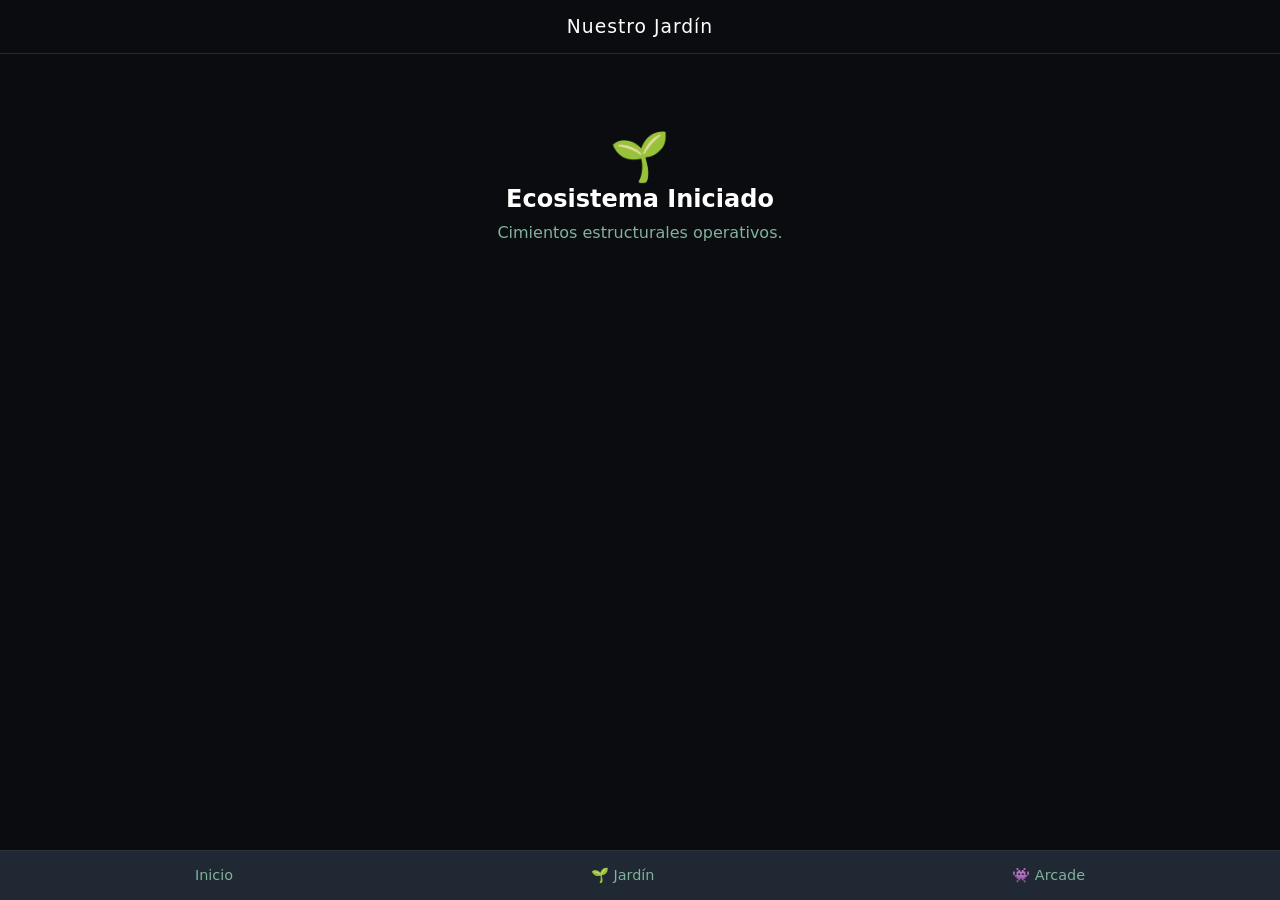
<file: index.html>
<!DOCTYPE html>
<html lang="es">
<head>
    <meta charset="UTF-8">
    <meta name="viewport" content="width=device-width, initial-scale=1.0, user-scalable=no, viewport-fit=cover">
    <meta name="theme-color" content="#0B0C10">
    <title>Nuestro Jardín</title>
    
    <link rel="manifest" href="./manifest.json">
    
    <!-- Estilos Base (Rutas Relativas) -->
    <link rel="stylesheet" href="./src/styles/variables.css">
    <link rel="stylesheet" href="./src/styles/global.css">
    <link rel="stylesheet" href="./src/styles/components.css">
    
    <!-- Módulo Principal (Ruta Relativa) -->
    <script type="module" src="./src/app.js"></script>
</head>
<body>
    <div id="app-shell">
        <app-header></app-header>
        
        <main id="app-root">
    <h2 style="color: white; text-align: center; margin-top: 50px;">Buscando luz...</h2>
</main>
        
        <bottom-nav></bottom-nav>
    </div>
</body>
</html>
</file>
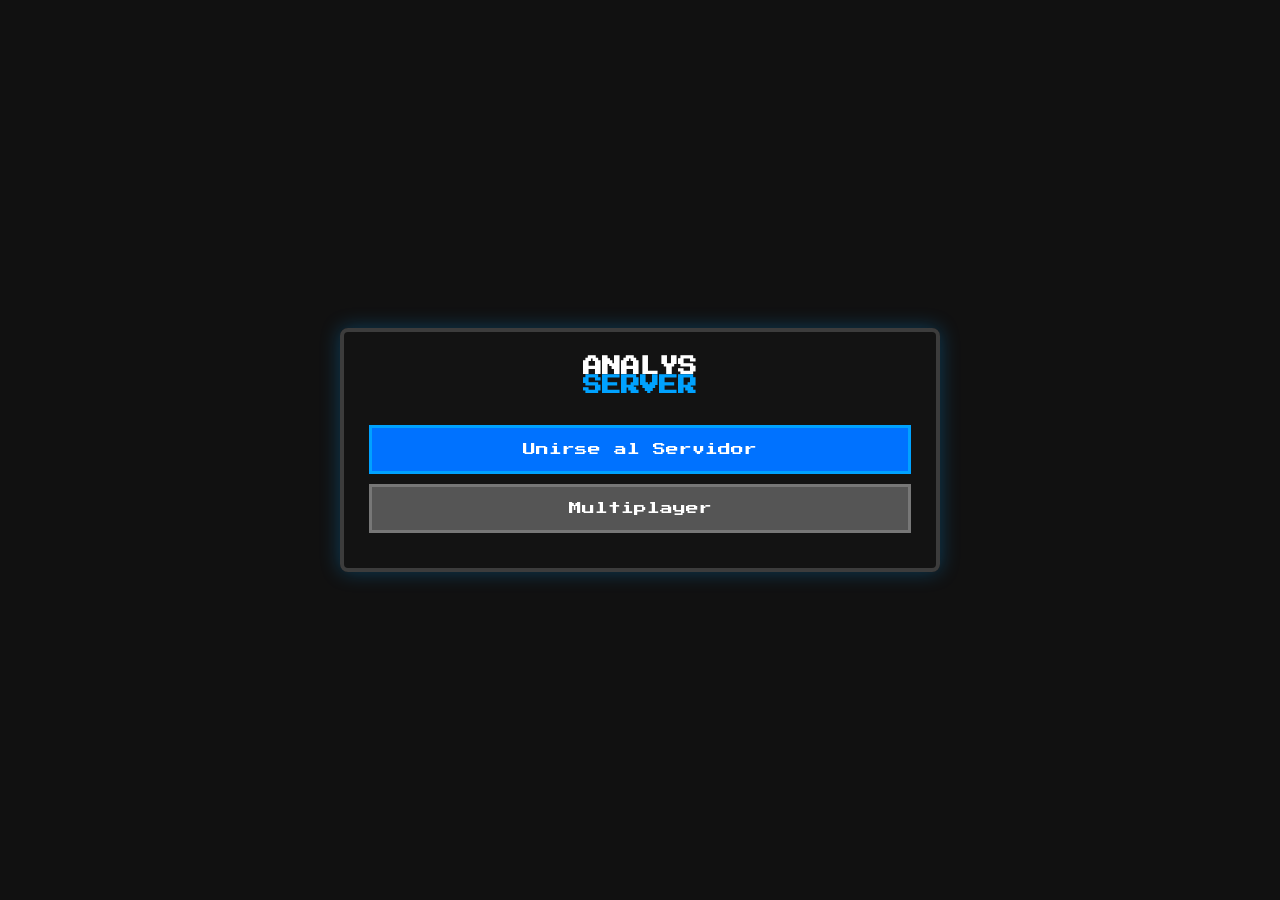
<file: carta.html>
<!DOCTYPE html>
<html lang="es">
<head>
    <meta charset="UTF-8">
    <meta name="viewport" content="width=device-width, initial-scale=1.0, maximum-scale=1.0, user-scalable=no">
    <title>Para Analy Monserrat 💙</title>
    <link rel="stylesheet" href="css/styles.css">
    <style>
        @import url('https://fonts.googleapis.com/css2?family=Press+Start+2P&display=swap');
        
        .mc-body {
            font-family: 'Press Start 2P', monospace;
            background-color: #111;
            color: #fff;
            padding: 20px;
            min-height: 100vh;
            display: flex;
            justify-content: center;
            align-items: center;
        }
        .mc-window {
            background: rgba(20, 20, 20, 0.95);
            border: 4px solid #3c3c3c;
            border-radius: 8px;
            padding: 25px;
            max-width: 600px;
            width: 100%;
            box-shadow: 0 0 20px rgba(0, 162, 255, 0.3);
        }
        .mc-btn {
            display: block;
            width: 100%;
            padding: 15px;
            margin: 10px 0;
            background: #555;
            border: 3px solid #777;
            color: #fff;
            font-family: 'Press Start 2P', monospace;
            font-size: 0.8rem;
            cursor: pointer;
            text-align: center;
        }
        .mc-btn.blue {
            background: #0072ff;
            border-color: #00a2ff;
        }
        .highlight-blue { color: #00a2ff; }
        .highlight-gold { color: #ffcc00; }
        .letter-content p {
            font-size: 0.75rem;
            line-height: 1.8;
            margin-bottom: 15px;
        }
        .pixel-particle {
            position: fixed;
            top: -20px;
            font-size: 20px;
            animation: fall linear infinite;
            z-index: 10;
            pointer-events: none;
        }
        @keyframes fall {
            to { transform: translateY(105vh); }
        }
    </style>
</head>
<body class="mc-body">
    <div id="particles"></div>

    <div class="mc-window">
        <!-- Menú de Inicio -->
        <div id="start-screen">
            <h1 style="font-size: 1.2rem; color: #fff; text-align: center; margin-bottom: 30px;">
                ANALYS<br><span style="color: #00a2ff;">SERVER</span>
            </h1>
            <button class="mc-btn blue" onclick="joinServer()">Unirse al Servidor</button>
            <button class="mc-btn" onclick="alert('Buscando partida en Warzone... ¡Abre la carta mejor!')">Multiplayer</button>
        </div>

        <!-- Carta Principal -->
        <div id="letter-screen" class="hidden">
            <div class="letter-content">
                <h1 style="font-size: 1rem; color: #00a2ff; margin-bottom: 20px; text-align: center;">Mi preciosa Analy Monserrat 💙</h1>
                
                <p>Mi Ponanita hermosa, hoy cumplimos nuestro aniversario oficial. Si me hubieran pedido calcular la probabilidad matemática de encontrar a alguien que encajara tan perfectamente conmigo, el resultado habría tendido a cero. Pero aquí estamos. Eres la <span class="highlight-blue">variable independiente</span> que le dio sentido a toda mi ecuación, y a tu lado, siento que el límite de mi felicidad simplemente tiende al infinito.</p>

                <p>Es increíble pensar en cómo se cruzaron nuestros caminos. Tú, con tu talento increíble en la gastronomía, entendiendo los tiempos, las temperaturas y mezclando los ingredientes exactos para crear algo que toca el alma. Y yo, en el mundo de la programación, buscando la lógica, la estructura y tratando de que todo compile sin errores.</p> 

                <p>Resulta que juntos somos la arquitectura perfecta: <span class="highlight-gold">Tú pones la receta perfecta, el sabor y la magia, y yo escribo el código fuente de nuestro futuro</span> para asegurarme de que no haya "bugs" en nuestra relación.</p>

                <p>Me encanta que nuestro mundo no solo se quede en la vida real. Me encanta que estemos construyendo esto bloque a bloque, como en <span class="highlight-blue">Minecraft</span>. Eres el diamante más valioso que he encontrado después de picar por horas en la capa profunda. A tu lado, sé que podemos construir un refugio inquebrantable.</p>

                <p>Y cuando la vida se pone difícil, sé que eres mi mejor dúo en <span class="highlight-gold">Call of Duty</span>. En la zona de guerra del día a día, sé que me cubres la espalda. Si alguna vez la vida nos manda al Gulag, tengo la certeza absoluta de que pelearíamos juntos y ganaríamos la partida.</p>

                <p style="text-align: center; font-weight: bold; margin-top: 25px;" class="highlight-blue">
                    Te adoro, mi amor.<br>
                    while (vida > 0) { teAmo(); }
                </p>
            </div>
            <button class="mc-btn" style="margin-top: 15px;" onclick="disconnect()">Desconectarse</button>
        </div>
    </div>

    <script>
        function joinServer() {
            document.getElementById('start-screen').classList.add('hidden');
            document.getElementById('letter-screen').classList.remove('hidden');
        }

        function disconnect() {
            document.getElementById('letter-screen').classList.add('hidden');
            document.getElementById('start-screen').classList.remove('hidden');
        }

        function createParticles() {
            const container = document.getElementById('particles');
            const items = ['💎', '</>', '💙', '👩‍🍳', '🎯', '🧊', '🌻']; 
            
            setInterval(() => {
                const particle = document.createElement('div');
                particle.classList.add('pixel-particle');
                particle.innerText = items[Math.floor(Math.random() * items.length)];
                particle.style.left = Math.random() * 100 + 'vw';
                particle.style.animationDuration = (Math.random() * 4 + 4) + 's';
                container.appendChild(particle);
                
                setTimeout(() => { particle.remove(); }, 8000);
            }, 600);
        }

        window.onload = createParticles;
    </script>
</body>
</html>
</file>
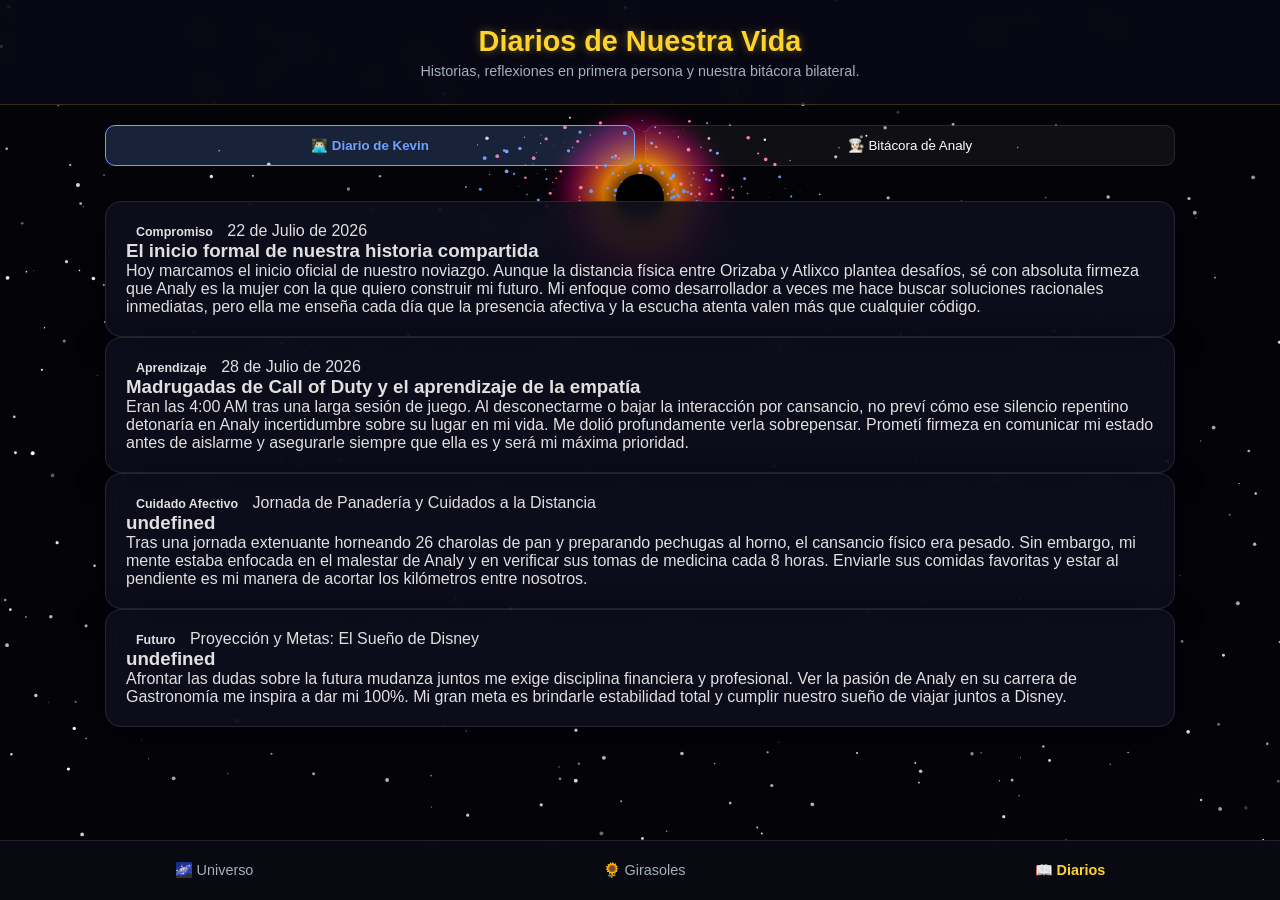
<file: diarios.html>
<!DOCTYPE html>
<html lang="es">
<head>
    <meta charset="UTF-8">
    <meta name="viewport" content="width=device-width, initial-scale=1.0">
    <title>DIARIOS & BITÁCORA | Kevin & Analy</title>
    <link rel="stylesheet" href="css/styles.css">
</head>
<body>
    <canvas id="spaceCanvas"></canvas>

    <header class="header-banner">
        <h1 class="main-title">Diarios de Nuestra Vida</h1>
        <p class="subtitle">Historias, reflexiones en primera persona y nuestra bitácora bilateral.</p>
    </header>

    <main class="content-container">
        <!-- Pestañas para conmutar -->
        <div class="tabs-header">
            <button id="btnDiarioKevin" class="tab-btn active" onclick="mostrarDiario('kevin')">👨🏻‍💻 Diario de Kevin</button>
            <button id="btnDiarioAnaly" class="tab-btn" onclick="mostrarDiario('analy')">👩🏻‍🍳 Bitácora de Analy</button>
        </div>

        <!-- Sección Diario de Kevin -->
        <section id="diarioKevinSection" class="diario-section">
            <div id="diariosContainer"></div>
        </section>

        <!-- Sección Bitácora Interactiva de Analy -->
        <section id="diarioAnalySection" class="diario-section hidden">
            <div class="card bitacora-box">
                <h3>✍️ Tu Espacio de Notas y Sentimientos (Analy)</h3>
                <p>Escribe lo que sientes, notas o reflexiones del día. Se guardará automáticamente en tu dispositivo.</p>
                <textarea id="notaAnalyInput" placeholder="Escribe aquí tu pensamiento de hoy..."></textarea>
                <button class="action-btn" onclick="guardarNotaAnaly()">Guardar Nota</button>
            </div>
            <div id="notasAnalyGuardadas" class="notas-list"></div>
        </section>
    </main>

    <nav class="bottom-nav">
        <a href="index.html" class="nav-item">🌌 Universo</a>
        <a href="invernadero.html" class="nav-item">🌻 Girasoles</a>
        <a href="diarios.html" class="nav-item active">📖 Diarios</a>
    </nav>

    <script src="js/space.js"></script>
    <script>
        const diariosKevinData = [
            {
                id: "d1",
                fecha: "22 de Julio de 2026",
                titulo: "El inicio formal de nuestra historia compartida",
                categoria: "Compromiso",
                contenido: "Hoy marcamos el inicio oficial de nuestro noviazgo. Aunque la distancia física entre Orizaba y Atlixco plantea desafíos, sé con absoluta firmeza que Analy es la mujer con la que quiero construir mi futuro. Mi enfoque como desarrollador a veces me hace buscar soluciones racionales inmediatas, pero ella me enseña cada día que la presencia afectiva y la escucha atenta valen más que cualquier código."
            },
            {
                id: "d2",
                fecha: "28 de Julio de 2026",
                titulo: "Madrugadas de Call of Duty y el aprendizaje de la empatía",
                categoria: "Aprendizaje",
                contenido: "Eran las 4:00 AM tras una larga sesión de juego. Al desconectarme o bajar la interacción por cansancio, no preví cómo ese silencio repentino detonaría en Analy incertidumbre sobre su lugar en mi vida. Me dolió profundamente verla sobrepensar. Prometí firmeza en comunicar mi estado antes de aislarme y asegurarle siempre que ella es y será mi máxima prioridad."
            },
            {
                id: "d3",
                fecha: "Jornada de Panadería y Cuidados a la Distancia",
                categoria: "Cuidado Afectivo",
                contenido: "Tras una jornada extenuante horneando 26 charolas de pan y preparando pechugas al horno, el cansancio físico era pesado. Sin embargo, mi mente estaba enfocada en el malestar de Analy y en verificar sus tomas de medicina cada 8 horas. Enviarle sus comidas favoritas y estar al pendiente es mi manera de acortar los kilómetros entre nosotros."
            },
            {
                id: "d4",
                fecha: "Proyección y Metas: El Sueño de Disney",
                categoria: "Futuro",
                contenido: "Afrontar las dudas sobre la futura mudanza juntos me exige disciplina financiera y profesional. Ver la pasión de Analy en su carrera de Gastronomía me inspira a dar mi 100%. Mi gran meta es brindarle estabilidad total y cumplir nuestro sueño de viajar juntos a Disney."
            }
        ];

        function renderizarDiarioKevin() {
            const container = document.getElementById('diariosContainer');
            container.innerHTML = diariosKevinData.map(entry => `
                <article class="card diario-entry">
                    <div class="entry-header">
                        <span class="badge category">${entry.categoria}</span>
                        <span class="entry-date">${entry.fecha}</span>
                    </div>
                    <h3>${entry.titulo}</h3>
                    <p class="entry-text">${entry.contenido}</p>
                </article>
            `).join('');
        }

        function mostrarDiario(tipo) {
            const secK = document.getElementById('diarioKevinSection');
            const secA = document.getElementById('diarioAnalySection');
            const btnK = document.getElementById('btnDiarioKevin');
            const btnA = document.getElementById('btnDiarioAnaly');

            if (tipo === 'kevin') {
                secK.classList.remove('hidden');
                secA.classList.add('hidden');
                btnK.classList.add('active');
                btnA.classList.remove('active');
            } else {
                secA.classList.remove('hidden');
                secK.classList.add('hidden');
                btnA.classList.add('active');
                btnK.classList.remove('active');
                cargarNotasAnalyUI();
            }
        }

        function guardarNotaAnaly() {
            const txt = document.getElementById('notaAnalyInput').value.trim();
            if (!txt) return;
            const notas = JSON.parse(localStorage.getItem('bitacora_analy_entries') || '[]');
            notas.unshift({ fecha: new Date().toLocaleString('es-MX'), texto: txt });
            localStorage.setItem('bitacora_analy_entries', JSON.stringify(notas));
            document.getElementById('notaAnalyInput').value = '';
            cargarNotasAnalyUI();
        }

        function cargarNotasAnalyUI() {
            const container = document.getElementById('notasAnalyGuardadas');
            const notas = JSON.parse(localStorage.getItem('bitacora_analy_entries') || '[]');
            if (notas.length === 0) {
                container.innerHTML = '<p class="empty-msg">No hay notas guardadas aún.</p>';
                return;
            }
            container.innerHTML = notas.map(n => `
                <div class="card nota-item">
                    <small>${n.fecha}</small>
                    <p>${n.texto}</p>
                </div>
            `).join('');
        }

        document.addEventListener('DOMContentLoaded', renderizarDiarioKevin);
    </script>
</body>
</html>
</file>
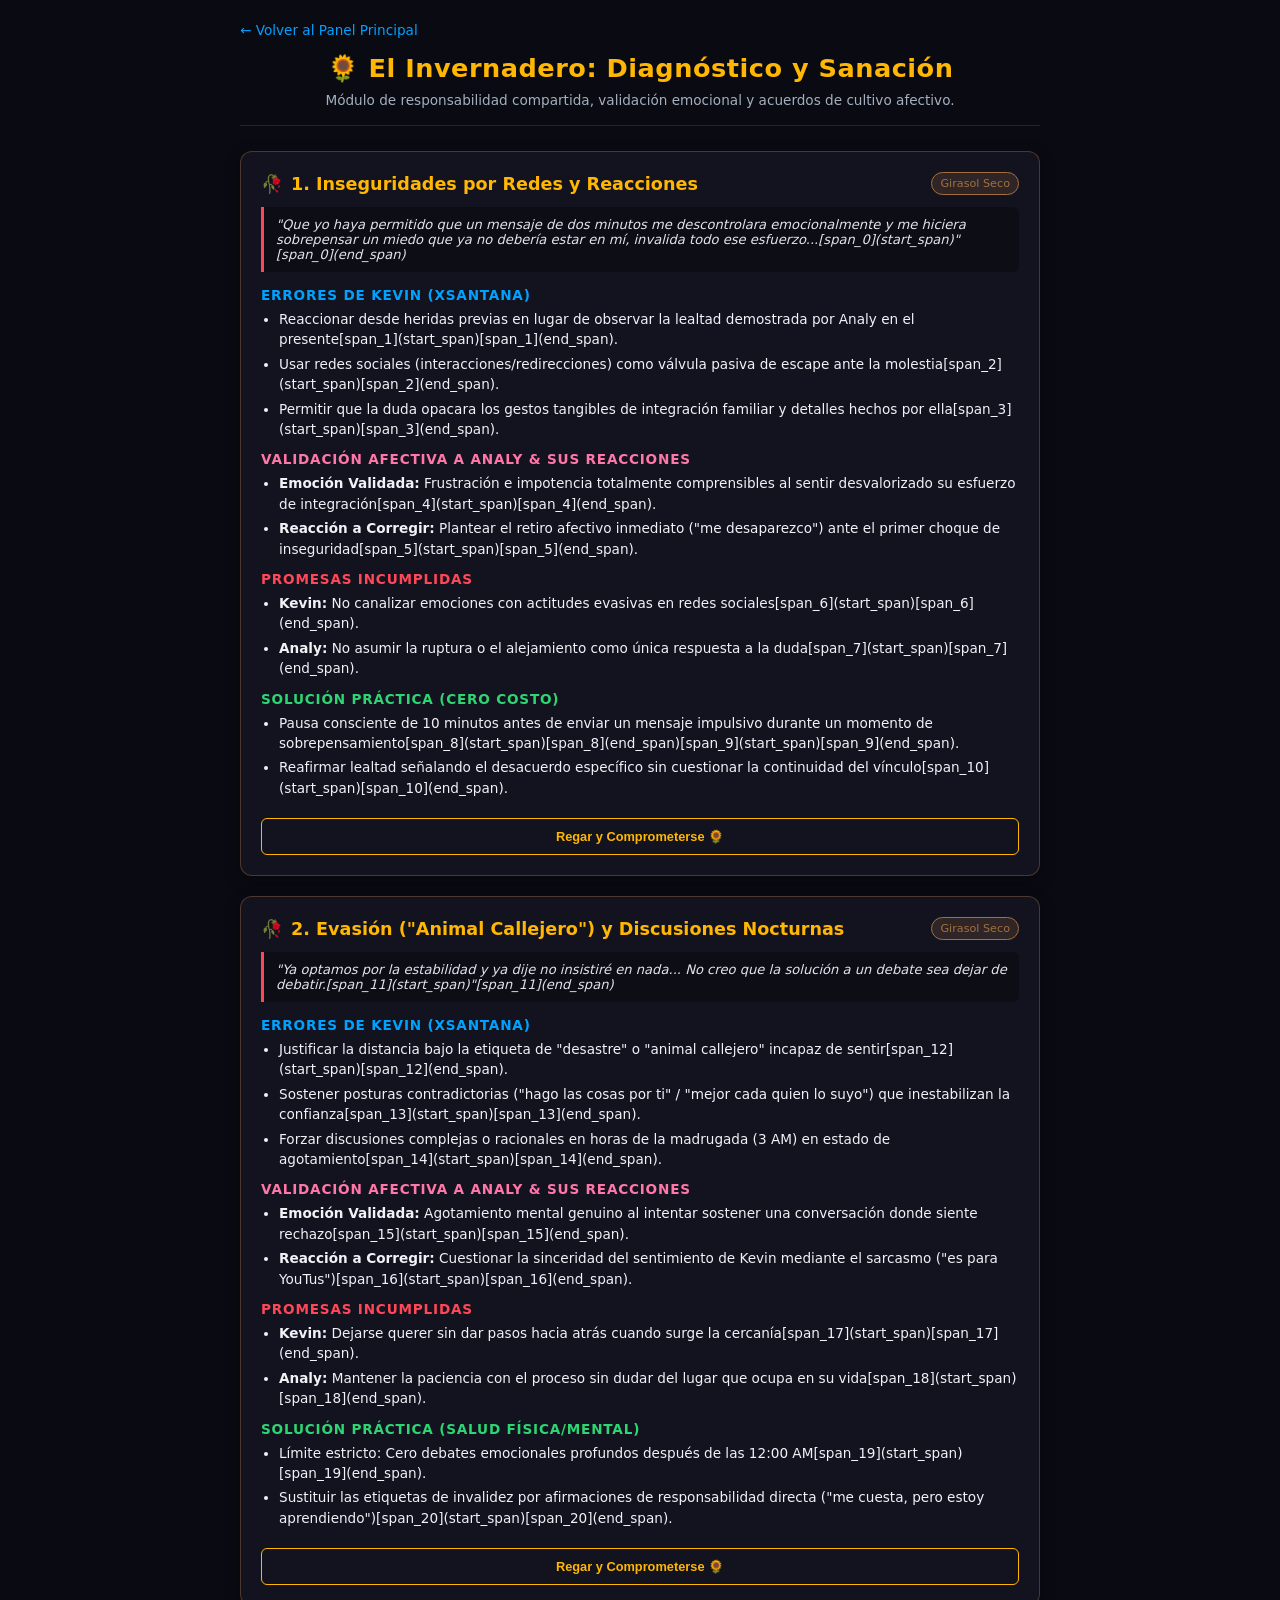
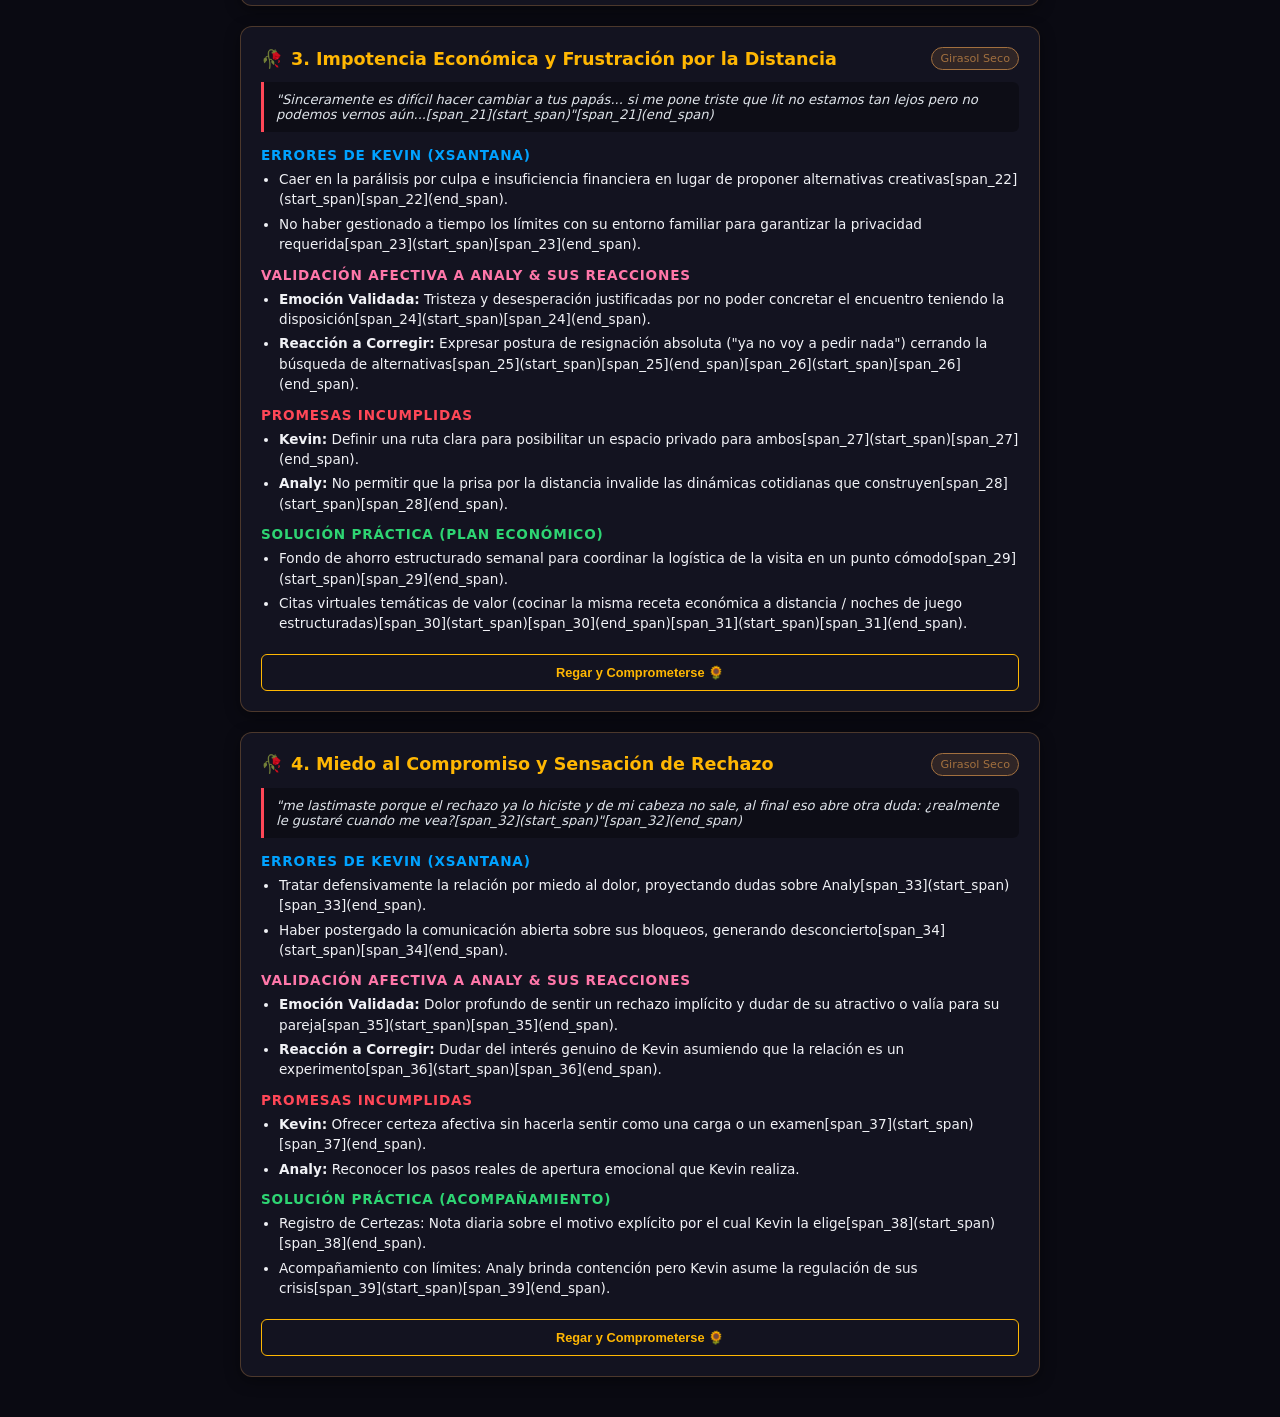
<file: invernadero.html>
<!DOCTYPE html>
<html lang="es">
<head>
    <meta charset="UTF-8">
    <meta name="viewport" content="width=device-width, initial-scale=1.0, maximum-scale=1.0, user-scalable=no">
    <title>Invernadero Afectivo | Kevin & Analy</title>
    <link rel="stylesheet" href="css/styles.css">
    <style>
        :root {
            --bg-dark: #0a0a12;
            --card-bg: rgba(22, 22, 36, 0.85);
            --gold-accent: #ffb703;
            --dry-brown: #a2703f;
            --text-main: #f1f2f6;
            --text-dim: #a4b0be;
            --neon-blue: #00a2ff;
            --soft-red: #ff4757;
        }

        body {
            background-color: var(--bg-dark);
            color: var(--text-main);
            font-family: 'Segoe UI', system-ui, -apple-system, sans-serif;
            margin: 0;
            padding: 20px 15px;
            min-height: 100vh;
        }

        .container {
            max-width: 800px;
            margin: 0 auto;
        }

        header {
            text-align: center;
            margin-bottom: 25px;
            border-bottom: 1px solid rgba(255, 255, 255, 0.1);
            padding-bottom: 15px;
        }

        h1 {
            font-size: 1.6rem;
            color: var(--gold-accent);
            margin: 0 0 8px 0;
            letter-spacing: 0.5px;
        }

        .subtitle {
            font-size: 0.85rem;
            color: var(--text-dim);
            line-height: 1.4;
        }

        .sunflower-card {
            background: var(--card-bg);
            border: 1px solid rgba(162, 112, 63, 0.4);
            border-radius: 12px;
            padding: 20px;
            margin-bottom: 20px;
            box-shadow: 0 4px 15px rgba(0, 0, 0, 0.4);
            transition: all 0.3s ease;
        }

        .sunflower-card.bloomed {
            border-color: var(--gold-accent);
            box-shadow: 0 0 15px rgba(255, 183, 3, 0.2);
        }

        .card-header {
            display: flex;
            align-items: center;
            justify-content: space-between;
            margin-bottom: 12px;
        }

        .card-title {
            font-size: 1.1rem;
            font-weight: 600;
            color: var(--gold-accent);
            display: flex;
            align-items: center;
            gap: 8px;
        }

        .status-badge {
            font-size: 0.7rem;
            padding: 4px 8px;
            border-radius: 20px;
            background: rgba(162, 112, 63, 0.2);
            color: var(--dry-brown);
            border: 1px solid var(--dry-brown);
        }

        .sunflower-card.bloomed .status-badge {
            background: rgba(255, 183, 3, 0.2);
            color: var(--gold-accent);
            border-color: var(--gold-accent);
        }

        .quote-box {
            background: rgba(0, 0, 0, 0.3);
            border-left: 3px solid var(--soft-red);
            padding: 10px 12px;
            font-style: italic;
            font-size: 0.82rem;
            color: #dfe4ea;
            margin-bottom: 15px;
            border-radius: 0 6px 6px 0;
        }

        .section-title {
            font-size: 0.85rem;
            text-transform: uppercase;
            letter-spacing: 0.8px;
            margin: 12px 0 6px 0;
            font-weight: 700;
        }

        .kevin-sec { color: var(--neon-blue); }
        .analy-sec { color: #ff77a9; }
        .promise-sec { color: var(--soft-red); }
        .solution-sec { color: #2ed573; }

        ul {
            margin: 0 0 10px 0;
            padding-left: 18px;
            font-size: 0.85rem;
            line-height: 1.5;
            color: var(--text-main);
        }

        li { margin-bottom: 4px; }

        .revive-btn {
            width: 100%;
            padding: 10px;
            background: transparent;
            border: 1px solid var(--gold-accent);
            color: var(--gold-accent);
            border-radius: 6px;
            font-weight: 600;
            font-size: 0.8rem;
            cursor: pointer;
            margin-top: 10px;
            transition: background 0.2s;
        }

        .revive-btn:hover {
            background: rgba(255, 183, 3, 0.15);
        }

        .nav-back {
            display: inline-block;
            margin-bottom: 15px;
            color: var(--neon-blue);
            text-decoration: none;
            font-size: 0.85rem;
        }
    </style>
</head>
<body>

<div class="container">
    <a href="index.html" class="nav-back">← Volver al Panel Principal</a>
    
    <header>
        <h1>🌻 El Invernadero: Diagnóstico y Sanación</h1>
        <div class="subtitle">
            Módulo de responsabilidad compartida, validación emocional y acuerdos de cultivo afectivo.
        </div>
    </header>

    <!-- GIRASOL 1 -->
    <div class="sunflower-card" id="card-1">
        <div class="card-header">
            <div class="card-title"><span>🥀</span> 1. Inseguridades por Redes y Reacciones</div>
            <span class="status-badge" id="badge-1">Girasol Seco</span>
        </div>

        <div class="quote-box">
            "Que yo haya permitido que un mensaje de dos minutos me descontrolara emocionalmente y me hiciera sobrepensar un miedo que ya no debería estar en mí, invalida todo ese esfuerzo...[span_0](start_span)"[span_0](end_span)
        </div>

        <div class="section-title kevin-sec">Errores de Kevin (xSantana)</div>
        <ul>
            <li>Reaccionar desde heridas previas en lugar de observar la lealtad demostrada por Analy en el presente[span_1](start_span)[span_1](end_span).</li>
            <li>Usar redes sociales (interacciones/redirecciones) como válvula pasiva de escape ante la molestia[span_2](start_span)[span_2](end_span).</li>
            <li>Permitir que la duda opacara los gestos tangibles de integración familiar y detalles hechos por ella[span_3](start_span)[span_3](end_span).</li>
        </ul>

        <div class="section-title analy-sec">Validación Afectiva a Analy & Sus Reacciones</div>
        <ul>
            <li><strong>Emoción Validada:</strong> Frustración e impotencia totalmente comprensibles al sentir desvalorizado su esfuerzo de integración[span_4](start_span)[span_4](end_span).</li>
            <li><strong>Reacción a Corregir:</strong> Plantear el retiro afectivo inmediato ("me desaparezco") ante el primer choque de inseguridad[span_5](start_span)[span_5](end_span).</li>
        </ul>

        <div class="section-title promise-sec">Promesas Incumplidas</div>
        <ul>
            <li><strong>Kevin:</strong> No canalizar emociones con actitudes evasivas en redes sociales[span_6](start_span)[span_6](end_span).</li>
            <li><strong>Analy:</strong> No asumir la ruptura o el alejamiento como única respuesta a la duda[span_7](start_span)[span_7](end_span).</li>
        </ul>

        <div class="section-title solution-sec">Solución Práctica (Cero Costo)</div>
        <ul>
            <li>Pausa consciente de 10 minutos antes de enviar un mensaje impulsivo durante un momento de sobrepensamiento[span_8](start_span)[span_8](end_span)[span_9](start_span)[span_9](end_span).</li>
            <li>Reafirmar lealtad señalando el desacuerdo específico sin cuestionar la continuidad del vínculo[span_10](start_span)[span_10](end_span).</li>
        </ul>

        <button class="revive-btn" onclick="toggleBloom(1)">Regar y Comprometerse 🌻</button>
    </div>

    <!-- GIRASOL 2 -->
    <div class="sunflower-card" id="card-2">
        <div class="card-header">
            <div class="card-title"><span>🥀</span> 2. Evasión ("Animal Callejero") y Discusiones Nocturnas</div>
            <span class="status-badge" id="badge-2">Girasol Seco</span>
        </div>

        <div class="quote-box">
            "Ya optamos por la estabilidad y ya dije no insistiré en nada... No creo que la solución a un debate sea dejar de debatir.[span_11](start_span)"[span_11](end_span)
        </div>

        <div class="section-title kevin-sec">Errores de Kevin (xSantana)</div>
        <ul>
            <li>Justificar la distancia bajo la etiqueta de "desastre" o "animal callejero" incapaz de sentir[span_12](start_span)[span_12](end_span).</li>
            <li>Sostener posturas contradictorias ("hago las cosas por ti" / "mejor cada quien lo suyo") que inestabilizan la confianza[span_13](start_span)[span_13](end_span).</li>
            <li>Forzar discusiones complejas o racionales en horas de la madrugada (3 AM) en estado de agotamiento[span_14](start_span)[span_14](end_span).</li>
        </ul>

        <div class="section-title analy-sec">Validación Afectiva a Analy & Sus Reacciones</div>
        <ul>
            <li><strong>Emoción Validada:</strong> Agotamiento mental genuino al intentar sostener una conversación donde siente rechazo[span_15](start_span)[span_15](end_span).</li>
            <li><strong>Reacción a Corregir:</strong> Cuestionar la sinceridad del sentimiento de Kevin mediante el sarcasmo ("es para YouTus")[span_16](start_span)[span_16](end_span).</li>
        </ul>

        <div class="section-title promise-sec">Promesas Incumplidas</div>
        <ul>
            <li><strong>Kevin:</strong> Dejarse querer sin dar pasos hacia atrás cuando surge la cercanía[span_17](start_span)[span_17](end_span).</li>
            <li><strong>Analy:</strong> Mantener la paciencia con el proceso sin dudar del lugar que ocupa en su vida[span_18](start_span)[span_18](end_span).</li>
        </ul>

        <div class="section-title solution-sec">Solución Práctica (Salud Física/Mental)</div>
        <ul>
            <li>Límite estricto: Cero debates emocionales profundos después de las 12:00 AM[span_19](start_span)[span_19](end_span).</li>
            <li>Sustituir las etiquetas de invalidez por afirmaciones de responsabilidad directa ("me cuesta, pero estoy aprendiendo")[span_20](start_span)[span_20](end_span).</li>
        </ul>

        <button class="revive-btn" onclick="toggleBloom(2)">Regar y Comprometerse 🌻</button>
    </div>

    <!-- GIRASOL 3 -->
    <div class="sunflower-card" id="card-3">
        <div class="card-header">
            <div class="card-title"><span>🥀</span> 3. Impotencia Económica y Frustración por la Distancia</div>
            <span class="status-badge" id="badge-3">Girasol Seco</span>
        </div>

        <div class="quote-box">
            "Sinceramente es difícil hacer cambiar a tus papás... si me pone triste que lit no estamos tan lejos pero no podemos vernos aún...[span_21](start_span)"[span_21](end_span)
        </div>

        <div class="section-title kevin-sec">Errores de Kevin (xSantana)</div>
        <ul>
            <li>Caer en la parálisis por culpa e insuficiencia financiera en lugar de proponer alternativas creativas[span_22](start_span)[span_22](end_span).</li>
            <li>No haber gestionado a tiempo los límites con su entorno familiar para garantizar la privacidad requerida[span_23](start_span)[span_23](end_span).</li>
        </ul>

        <div class="section-title analy-sec">Validación Afectiva a Analy & Sus Reacciones</div>
        <ul>
            <li><strong>Emoción Validada:</strong> Tristeza y desesperación justificadas por no poder concretar el encuentro teniendo la disposición[span_24](start_span)[span_24](end_span).</li>
            <li><strong>Reacción a Corregir:</strong> Expresar postura de resignación absoluta ("ya no voy a pedir nada") cerrando la búsqueda de alternativas[span_25](start_span)[span_25](end_span)[span_26](start_span)[span_26](end_span).</li>
        </ul>

        <div class="section-title promise-sec">Promesas Incumplidas</div>
        <ul>
            <li><strong>Kevin:</strong> Definir una ruta clara para posibilitar un espacio privado para ambos[span_27](start_span)[span_27](end_span).</li>
            <li><strong>Analy:</strong> No permitir que la prisa por la distancia invalide las dinámicas cotidianas que construyen[span_28](start_span)[span_28](end_span).</li>
        </ul>

        <div class="section-title solution-sec">Solución Práctica (Plan Económico)</div>
        <ul>
            <li>Fondo de ahorro estructurado semanal para coordinar la logística de la visita en un punto cómodo[span_29](start_span)[span_29](end_span).</li>
            <li>Citas virtuales temáticas de valor (cocinar la misma receta económica a distancia / noches de juego estructuradas)[span_30](start_span)[span_30](end_span)[span_31](start_span)[span_31](end_span).</li>
        </ul>

        <button class="revive-btn" onclick="toggleBloom(3)">Regar y Comprometerse 🌻</button>
    </div>

    <!-- GIRASOL 4 -->
    <div class="sunflower-card" id="card-4">
        <div class="card-header">
            <div class="card-title"><span>🥀</span> 4. Miedo al Compromiso y Sensación de Rechazo</div>
            <span class="status-badge" id="badge-4">Girasol Seco</span>
        </div>

        <div class="quote-box">
            "me lastimaste porque el rechazo ya lo hiciste y de mi cabeza no sale, al final eso abre otra duda: ¿realmente le gustaré cuando me vea?[span_32](start_span)"[span_32](end_span)
        </div>

        <div class="section-title kevin-sec">Errores de Kevin (xSantana)</div>
        <ul>
            <li>Tratar defensivamente la relación por miedo al dolor, proyectando dudas sobre Analy[span_33](start_span)[span_33](end_span).</li>
            <li>Haber postergado la comunicación abierta sobre sus bloqueos, generando desconcierto[span_34](start_span)[span_34](end_span).</li>
        </ul>

        <div class="section-title analy-sec">Validación Afectiva a Analy & Sus Reacciones</div>
        <ul>
            <li><strong>Emoción Validada:</strong> Dolor profundo de sentir un rechazo implícito y dudar de su atractivo o valía para su pareja[span_35](start_span)[span_35](end_span).</li>
            <li><strong>Reacción a Corregir:</strong> Dudar del interés genuino de Kevin asumiendo que la relación es un experimento[span_36](start_span)[span_36](end_span).</li>
        </ul>

        <div class="section-title promise-sec">Promesas Incumplidas</div>
        <ul>
            <li><strong>Kevin:</strong> Ofrecer certeza afectiva sin hacerla sentir como una carga o un examen[span_37](start_span)[span_37](end_span).</li>
            <li><strong>Analy:</strong> Reconocer los pasos reales de apertura emocional que Kevin realiza.</li>
        </ul>

        <div class="section-title solution-sec">Solución Práctica (Acompañamiento)</div>
        <ul>
            <li>Registro de Certezas: Nota diaria sobre el motivo explícito por el cual Kevin la elige[span_38](start_span)[span_38](end_span).</li>
            <li>Acompañamiento con límites: Analy brinda contención pero Kevin asume la regulación de sus crisis[span_39](start_span)[span_39](end_span).</li>
        </ul>

        <button class="revive-btn" onclick="toggleBloom(4)">Regar y Comprometerse 🌻</button>
    </div>
</div>

<script>
    function toggleBloom(id) {
        const card = document.getElementById(`card-${id}`);
        const badge = document.getElementById(`badge-${id}`);
        
        card.classList.toggle('bloomed');
        
        if(card.classList.contains('bloomed')) {
            badge.innerText = "Girasol Revivido 🌻";
            const icon = card.querySelector('.card-title span');
            if(icon) icon.innerText = "🌻";
        } else {
            badge.innerText = "Girasol Seco";
            const icon = card.querySelector('.card-title span');
            if(icon) icon.innerText = "🥀";
        }
    }
</script>

</body>
</html>
</file>
<file: src/styles/variables.css>
:root {
    /* 70% Jardín (Identidad Principal) */
    --bg-garden-night: #0B0C10;
    --garden-soil: #1F2833;
    --garden-leaf: #26A33A;
    --garden-sunflower: #FFD54F;
    
    /* 30% Gastronomía (Identidad Secundaria) */
    --gastro-terracotta: #E07A5F;
    --gastro-sage: #81B29A;
    --gastro-butter: #F2E8CF;
    --gastro-cocoa: #3D2C2E;

    /* Tipografía */
    --font-primary: system-ui, -apple-system, BlinkMacSystemFont, 'Segoe UI', Roboto, sans-serif;
    --font-secondary: 'Georgia', serif;
}
</file>
<file: src/styles/global.css>
* {
    box-sizing: border-box;
    margin: 0;
    padding: 0;
}

body {
    background-color: var(--bg-garden-night);
    color: #FFFFFF;
    font-family: var(--font-primary);
    overscroll-behavior: none; /* Previene rebote en iOS */
    -webkit-tap-highlight-color: transparent;
}

a {
    color: inherit;
    text-decoration: none;
}

/* Ocultar barra de scroll para estética app nativa */
::-webkit-scrollbar {
    display: none;
}
</file>
<file: src/styles/components.css>
#app-shell {
    display: flex;
    flex-direction: column;
    height: 100vh;
    height: 100dvh;
}

#app-root {
    flex: 1;
    overflow-y: auto;
    padding-bottom: 80px;
}

.view-container {
    padding: 1.5rem;
}

.app-header {
    background-color: var(--bg-garden-night);
    border-bottom: 1px solid var(--garden-soil);
    padding: 1rem;
    text-align: center;
    position: sticky;
    top: 0;
    z-index: 10;
}

.app-header h3 {
    font-weight: 500;
    letter-spacing: 1px;
}

.bottom-nav {
    background-color: var(--garden-soil);
    border-top: 1px solid rgba(255, 255, 255, 0.05);
    position: fixed;
    bottom: 0;
    width: 100%;
    display: flex;
    justify-content: space-around;
    padding: 1rem;
    padding-bottom: calc(1rem + env(safe-area-inset-bottom, 0px));
    z-index: 10;
}

.nav-item {
    font-size: 0.9rem;
    color: var(--gastro-sage);
    transition: color 0.2s;
}

.nav-item:active {
    color: var(--garden-sunflower);
}

/* --- ESTILOS DEL INVERNADERO (FLORES DE ANALY) --- */
.flower-garden {
    display: flex;
    justify-content: center;
    align-items: flex-end;
    gap: 20px;
    height: 60vh;
    padding-bottom: 20px;
}

.plant {
    position: relative;
    display: flex;
    flex-direction: column;
    align-items: center;
}

.stem {
    width: 4px;
    background: var(--garden-leaf);
    height: 0;
    animation: growStem 2s ease forwards;
}

.flower-head {
    position: absolute;
    top: -20px;
    width: 40px;
    height: 40px;
    transform: scale(0);
    animation: bloom 1s ease 2s forwards;
}

.petal {
    position: absolute;
    width: 12px;
    height: 24px;
    background: var(--garden-sunflower);
    border-radius: 50%;
    left: 14px;
    top: 8px;
    transform: rotate(var(--rot)) translateY(-12px);
    transform-origin: center 20px;
}

.center {
    position: absolute;
    width: 16px;
    height: 16px;
    background: var(--gastro-terracotta);
    border-radius: 50%;
    left: 12px;
    top: 12px;
}

@keyframes growStem {
    to { height: 180px; }
}

@keyframes bloom {
    to { transform: scale(1); }
}
.
</file>
<file: css/styles.css>
/* RESET & BASE */
* {
    box-sizing: border-box;
    margin: 0;
    padding: 0;
}

body {
    background-color: #030308;
    color: #e0e0e0;
    font-family: -apple-system, BlinkMacSystemFont, "Segoe UI", Roboto, Helvetica, Arial, sans-serif;
    padding-bottom: 80px;
    overflow-x: hidden;
}

#spaceCanvas {
    position: fixed;
    top: 0;
    left: 0;
    width: 100vw;
    height: 100vh;
    z-index: -1;
    pointer-events: none;
}

/* HEADER */
.header-banner {
    text-align: center;
    padding: 25px 15px;
    background: rgba(10, 10, 25, 0.7);
    backdrop-filter: blur(10px);
    border-bottom: 1px solid rgba(255, 204, 0, 0.2);
}

.header-status {
    display: flex;
    justify-content: center;
    gap: 15px;
    margin-bottom: 10px;
}

.weather-badge {
    background: rgba(255, 255, 255, 0.08);
    padding: 5px 12px;
    border-radius: 20px;
    font-size: 0.85rem;
    border: 1px solid rgba(255, 255, 255, 0.15);
}

.main-title {
    color: #ffd32a;
    font-size: 1.8rem;
    text-shadow: 0 0 10px rgba(255, 211, 42, 0.4);
}

.subtitle {
    font-size: 0.9rem;
    color: #a4b0be;
    margin-top: 5px;
}

/* GRID & CARDS */
.dashboard-grid, .content-container {
    max-width: 1100px;
    margin: 20px auto;
    padding: 0 15px;
    display: flex;
    flex-direction: column;
    gap: 20px;
}

.card {
    background: rgba(15, 15, 30, 0.85);
    border: 1px solid rgba(255, 255, 255, 0.1);
    border-radius: 16px;
    padding: 20px;
    box-shadow: 0 8px 32px 0 rgba(0, 0, 0, 0.37);
    backdrop-filter: blur(12px);
}

.card h2 {
    color: #70a1ff;
    font-size: 1.3rem;
    margin-bottom: 15px;
    border-bottom: 1px solid rgba(112, 161, 255, 0.2);
    padding-bottom: 8px;
}

/* PERFILES */
.profiles-container {
    display: grid;
    grid-template-columns: repeat(auto-fit, minmax(280px, 1fr));
    gap: 15px;
}

.profile-box {
    background: rgba(255, 255, 255, 0.03);
    border-radius: 12px;
    padding: 15px;
    border-left: 4px solid #70a1ff;
}

.profile-box.analy {
    border-left-color: #ff77a9;
}

.age-badge {
    color: #eccc68;
    font-weight: bold;
    margin: 5px 0;
}

/* CONTADOR */
.counter-display {
    text-align: center;
}

.huge-number {
    font-size: 2.2rem;
    font-weight: bold;
    color: #2ed573;
    text-shadow: 0 0 12px rgba(46, 213, 115, 0.4);
}

/* HORMONAL BAR */
.curve-container {
    margin: 15px 0;
}

.energy-bar-label {
    font-size: 0.85rem;
    margin: 6px 0 2px 0;
}

.bar-bg {
    background: rgba(255, 255, 255, 0.1);
    height: 12px;
    border-radius: 6px;
    overflow: hidden;
}

.bar-fill {
    height: 100%;
    width: 0%;
    transition: width 0.5s ease;
}

.bar-fill.energy { background: #ff9f1a; }
.bar-fill.care { background: #ff4d4d; }

.care-quote {
    background: rgba(255, 77, 77, 0.1);
    border-left: 3px solid #ff4d4d;
    padding: 10px;
    font-style: italic;
    font-size: 0.9rem;
    margin-top: 10px;
}

/* GUSTOS */
.gustos-grid {
    display: grid;
    grid-template-columns: repeat(auto-fit, minmax(220px, 1fr));
    gap: 15px;
}

.gustos-box h4 {
    color: #ff77a9;
    margin-bottom: 8px;
}

.gustos-box ul {
    list-style: none;
    font-size: 0.85rem;
}

.gustos-box li {
    margin-bottom: 5px;
    padding-left: 12px;
    position: relative;
}

.gustos-box li::before {
    content: "•";
    position: absolute;
    left: 0;
    color: #ffd32a;
}

/* GIRASOLES */
.girasol-card {
    background: rgba(20, 20, 35, 0.9);
    border: 1px solid rgba(255, 211, 42, 0.3);
    border-radius: 14px;
    padding: 18px;
    margin-bottom: 15px;
}

.hojas-list {
    display: flex;
    flex-wrap: wrap;
    gap: 8px;
    margin: 10px 0;
}

.badge {
    padding: 4px 10px;
    border-radius: 12px;
    font-size: 0.78rem;
    font-weight: bold;
}

.badge.sanada { background: rgba(46, 213, 115, 0.2); color: #2ed573; border: 1px solid #2ed573; }
.badge.pendiente { background: rgba(255, 71, 87, 0.2); color: #ff4757; border: 1px solid #ff4757; }

/* NAVEGACIÓN INFERIOR */
.bottom-nav {
    position: fixed;
    bottom: 0;
    left: 0;
    width: 100%;
    height: 60px;
    background: rgba(10, 10, 20, 0.95);
    backdrop-filter: blur(10px);
    display: flex;
    justify-content: space-around;
    align-items: center;
    border-top: 1px solid rgba(255, 255, 255, 0.1);
    z-index: 100;
}

.nav-item {
    color: #a4b0be;
    text-decoration: none;
    font-size: 0.9rem;
    font-weight: 500;
}

.nav-item.active {
    color: #ffd32a;
    font-weight: bold;
}

/* DIARIOS TAB */
.tabs-header {
    display: flex;
    gap: 10px;
    margin-bottom: 15px;
}

.tab-btn {
    flex: 1;
    padding: 12px;
    background: rgba(255, 255, 255, 0.05);
    border: 1px solid rgba(255, 255, 255, 0.1);
    color: #fff;
    border-radius: 10px;
    cursor: pointer;
}

.tab-btn.active {
    background: rgba(112, 161, 255, 0.2);
    border-color: #70a1ff;
    color: #70a1ff;
    font-weight: bold;
}

.hidden { display: none; }

textarea {
    width: 100%;
    height: 100px;
    background: rgba(0, 0, 0, 0.4);
    border: 1px solid rgba(255, 255, 255, 0.2);
    border-radius: 8px;
    color: #fff;
    padding: 10px;
    margin: 10px 0;
}

.action-btn {
    background: #2ed573;
    color: #000;
    border: none;
    padding: 10px 20px;
    border-radius: 8px;
    font-weight: bold;
    cursor: pointer;
}
</file>
